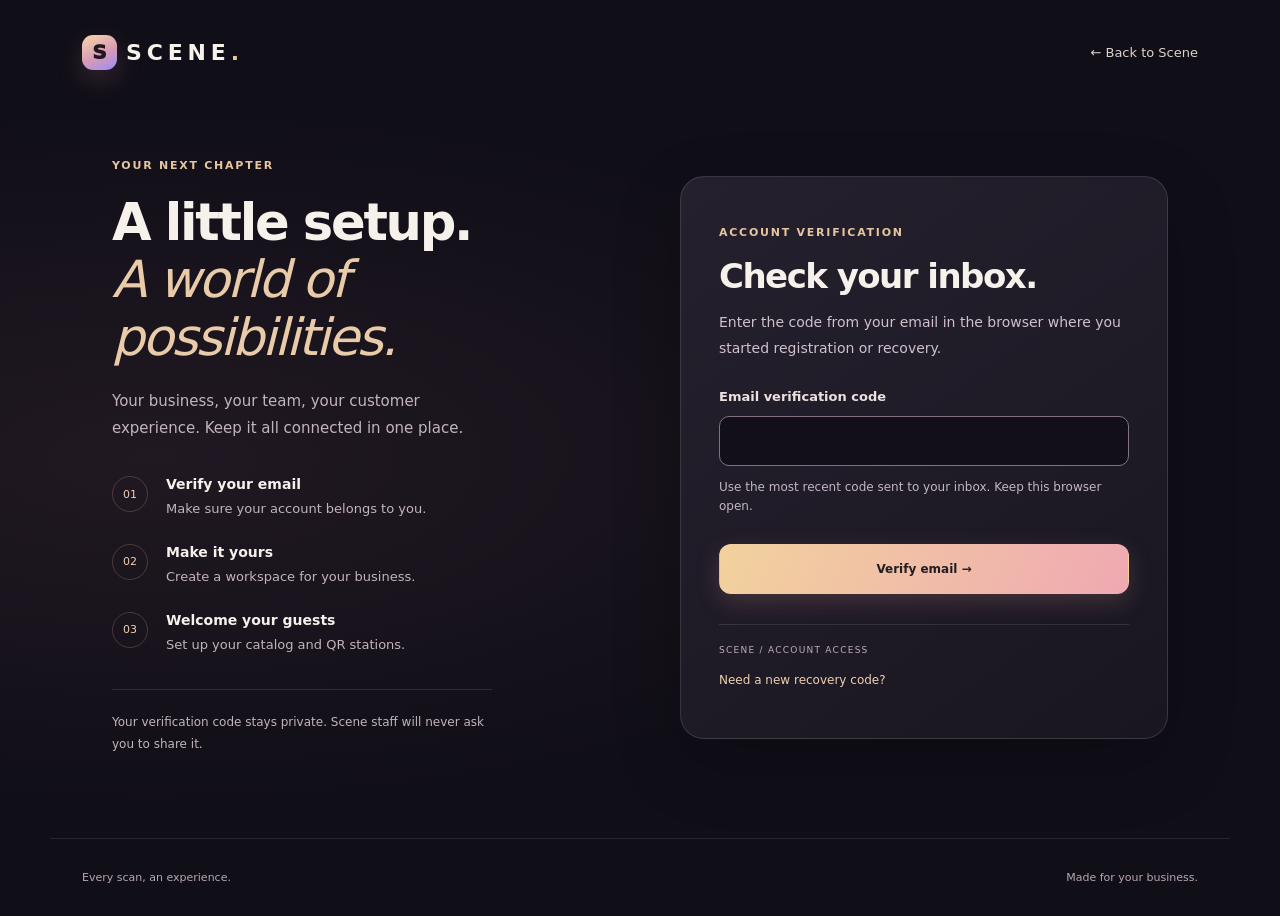
<file: static/auth.html>
<!doctype html>
<html lang="en">
<head>
<meta charset="utf-8"><meta name="viewport" content="width=device-width,initial-scale=1,viewport-fit=cover">
<meta name="theme-color" content="#17121e"><title>Account setup · SCENE</title>
<link rel="stylesheet" href="/static/style.css"><script src="/static/auth.js" defer></script>
</head>
<body class="account-page">
<header class="account-header"><a href="/" class="wordmark" aria-label="SCENE home"><span class="brand-mark">S</span>SCENE<span class="dotcap">.</span></a><a class="account-back" href="/">← Back to Scene</a></header>
<main class="account-layout">
  <aside class="account-story" aria-label="Account setup guide">
    <p class="micro">YOUR NEXT CHAPTER</p>
    <h1>A little setup.<br><em>A world of possibilities.</em></h1>
    <p>Your business, your team, your customer experience. Keep it all connected in one place.</p>
    <ol class="account-steps"><li><span>01</span><div><b>Verify your email</b><p>Make sure your account belongs to you.</p></div></li><li><span>02</span><div><b>Make it yours</b><p>Create a workspace for your business.</p></div></li><li><span>03</span><div><b>Welcome your guests</b><p>Set up your catalog and QR stations.</p></div></li></ol>
    <p class="account-privacy">Your verification code stays private. Scene staff will never ask you to share it.</p>
  </aside>
  <section class="account-card" aria-labelledby="accountTitle">
    <p class="micro" id="accountEyebrow">ACCOUNT VERIFICATION</p>
    <h2 id="accountTitle">Check your inbox.</h2>
    <p id="accountDescription" class="account-description">Enter the code from your email in the browser where you started registration.</p>
    <form id="onboard-form" hidden><label for="business-name">Business name</label><input id="business-name" minlength="2" maxlength="80" autocomplete="organization" placeholder="Your business name" required><label for="business-industry">Business type</label><select id="business-industry"><option value="auto">Automotive services</option><option value="restaurant">Restaurant</option><option value="barber">Barber / beauty</option><option value="retail">Retail</option></select><button class="btn btn-primary" type="submit">Create business workspace →</button></form>
    <form id="recover-form" hidden><label for="recover-email">Account email</label><input id="recover-email" type="email" autocomplete="email" maxlength="200" placeholder="you@business.com" required><button class="btn btn-primary" type="submit">Send recovery code →</button></form>
    <form id="verify-form"><div id="code-field"><label for="code">Email verification code</label><input id="code" autocomplete="one-time-code" autocapitalize="off" spellcheck="false" required maxlength="128" aria-describedby="code-help"><p class="account-help" id="code-help">Use the most recent code sent to your inbox. Keep this browser open.</p></div><button class="btn btn-primary" type="submit">Verify email →</button></form>
    <form id="password-form" hidden><label for="password">New password</label><input id="password" type="password" autocomplete="new-password" minlength="12" maxlength="128" required aria-describedby="password-help"><p class="account-help" id="password-help">Use at least 12 characters. Choose a password you haven't used elsewhere.</p><button class="btn btn-primary" type="submit">Save new password →</button></form>
    <p id="status" class="account-status" role="status" aria-live="polite" tabindex="-1" hidden></p>
    <a id="accountContinue" class="btn btn-primary account-continue" href="/" hidden>Open my workspace →</a>
    <div class="account-card-footer"><span>SCENE / ACCOUNT ACCESS</span><a href="/auth/confirm?recover=1">Need a new recovery code?</a></div>
  </section>
</main>
<footer class="account-footer">Every scan, an experience. <span>Made for your business.</span></footer>
</body>
</html>
</file>
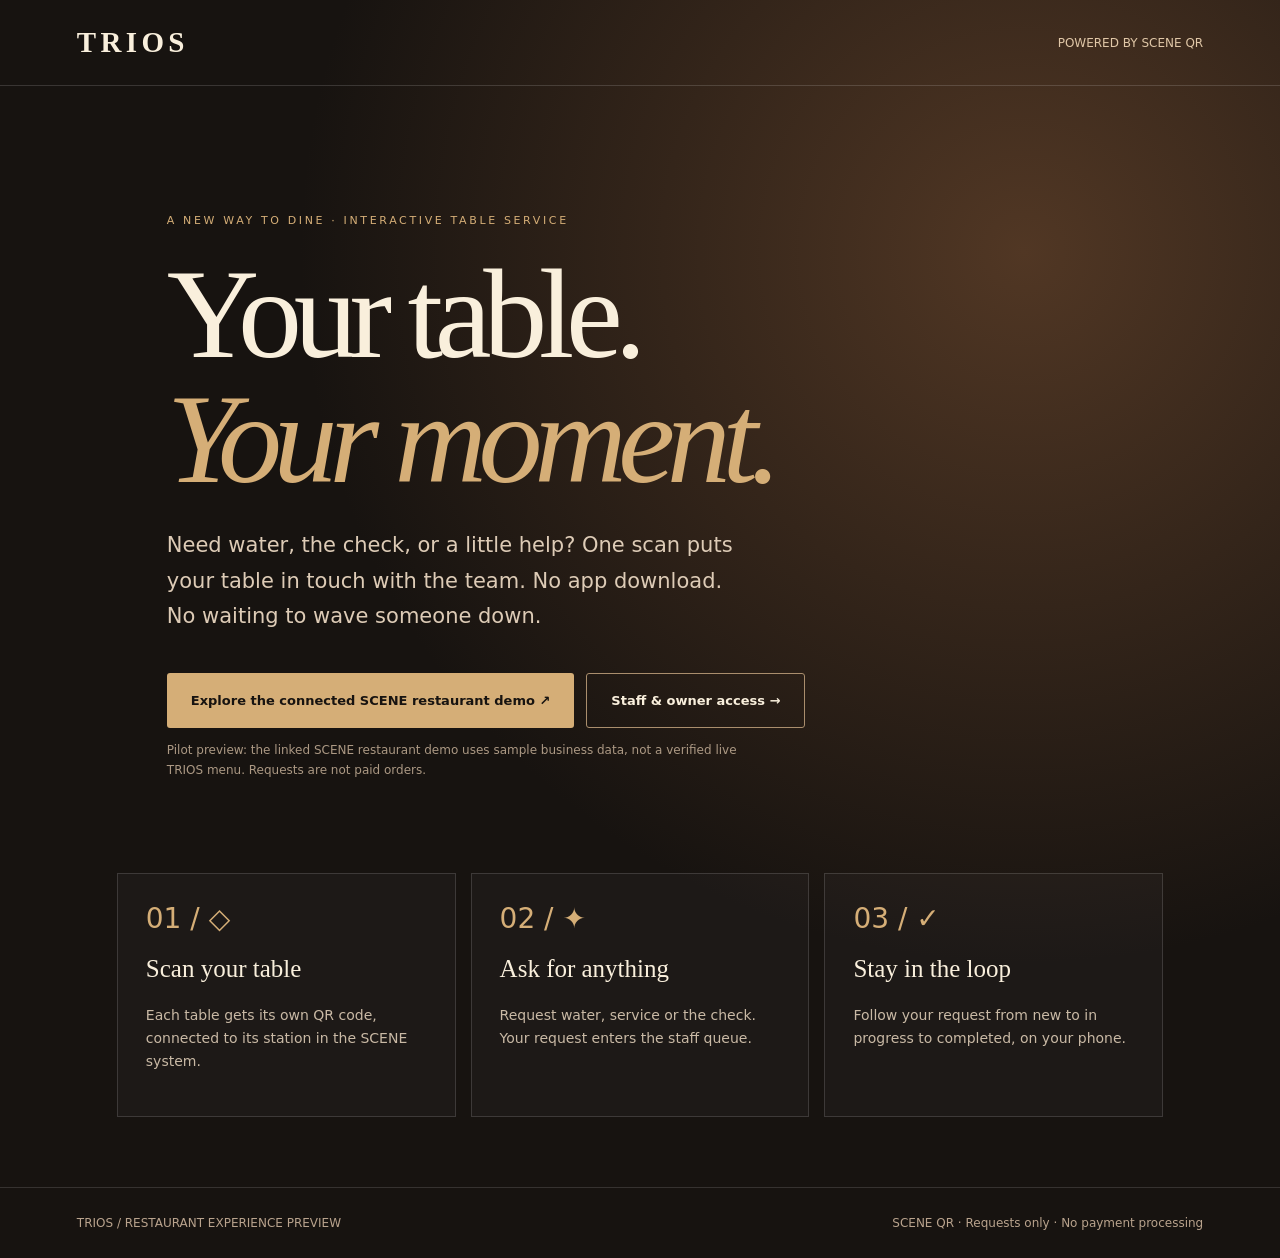
<file: static/trios.html>
<!doctype html>
<html lang="en"><head><meta charset="utf-8"><meta name="viewport" content="width=device-width,initial-scale=1"><meta name="theme-color" content="#171310"><title>TRIOS | At Your Table</title><style>
:root{color-scheme:dark;font-family:Inter,ui-sans-serif,system-ui,sans-serif;background:#171310;color:#f9efdc}*{box-sizing:border-box}body{margin:0;background:radial-gradient(ellipse at 80% 20%,#513724 0,transparent 50%),#171310;min-height:100vh}a{color:inherit}header{display:flex;justify-content:space-between;align-items:center;padding:26px max(6vw,20px);border-bottom:1px solid #ffffff25}.brand{font-family:Georgia,serif;font-size:29px;letter-spacing:.15em;font-weight:700;text-decoration:none}.eyebrow{color:#d5ae77;font-size:11px;letter-spacing:.24em;text-transform:uppercase}.tag{font-size:12px;color:#e0c7a7}.hero{padding:clamp(55px,10vw,140px) max(6vw,20px) 80px;max-width:1100px;margin:auto}.hero h1{font:normal clamp(58px,10vw,140px)/.98 Georgia,serif;letter-spacing:-.065em;margin:25px 0}.hero h1 em{color:#d5ae77;font-weight:400}.hero p{font-size:clamp(16px,2vw,21px);line-height:1.7;max-width:580px;color:#ddcbb6}.actions{display:flex;flex-wrap:wrap;gap:12px;margin-top:38px}.btn{display:inline-flex;align-items:center;justify-content:center;min-height:55px;padding:16px 24px;border-radius:3px;text-decoration:none;font-weight:700;font-size:13px}.primary{background:#d5ae77;color:#171310}.secondary{border:1px solid #aa8e6d}.features{display:grid;grid-template-columns:repeat(3,1fr);gap:15px;padding:0 max(6vw,20px) 70px;max-width:1200px;margin:auto}.feature{padding:28px;border:1px solid #ffffff24;background:#ffffff07}.feature span{color:#d5ae77;font-size:28px}.feature h2{font:normal 25px Georgia,serif}.feature p{color:#c9b9a5;line-height:1.65;font-size:14px}footer{padding:28px max(6vw,20px);border-top:1px solid #ffffff22;color:#b9a38d;font-size:12px;display:flex;justify-content:space-between;gap:20px}@media(max-width:680px){.features{grid-template-columns:1fr}.hero{padding-top:85px}footer{flex-direction:column}}@media(prefers-reduced-motion:no-preference){.hero{animation:enter .7s ease both}@keyframes enter{from{opacity:0;transform:translateY(20px)}to{opacity:1;transform:none}}}
</style></head><body><header><a class="brand" href="/static/trios.html">TRIOS</a><span class="tag">POWERED BY SCENE QR</span></header><main><section class="hero"><div class="eyebrow">A NEW WAY TO DINE · INTERACTIVE TABLE SERVICE</div><h1>Your table.<br><em>Your moment.</em></h1><p>Need water, the check, or a little help? One scan puts your table in touch with the team. No app download. No waiting to wave someone down.</p><div class="actions"><a class="btn primary" href="/?trios-demo=1">Explore the connected SCENE restaurant demo ↗</a><a class="btn secondary" href="/#openSignIn">Staff & owner access →</a></div><p style="font-size:12px;color:#ac9984">Pilot preview: the linked SCENE restaurant demo uses sample business data, not a verified live TRIOS menu. Requests are not paid orders.</p></section><section class="features"><article class="feature"><span>01 / ◇</span><h2>Scan your table</h2><p>Each table gets its own QR code, connected to its station in the SCENE system.</p></article><article class="feature"><span>02 / ✦</span><h2>Ask for anything</h2><p>Request water, service or the check. Your request enters the staff queue.</p></article><article class="feature"><span>03 / ✓</span><h2>Stay in the loop</h2><p>Follow your request from new to in progress to completed, on your phone.</p></article></section></main><footer><span>TRIOS / RESTAURANT EXPERIENCE PREVIEW</span><span>SCENE QR · Requests only · No payment processing</span></footer></body></html>
</file>
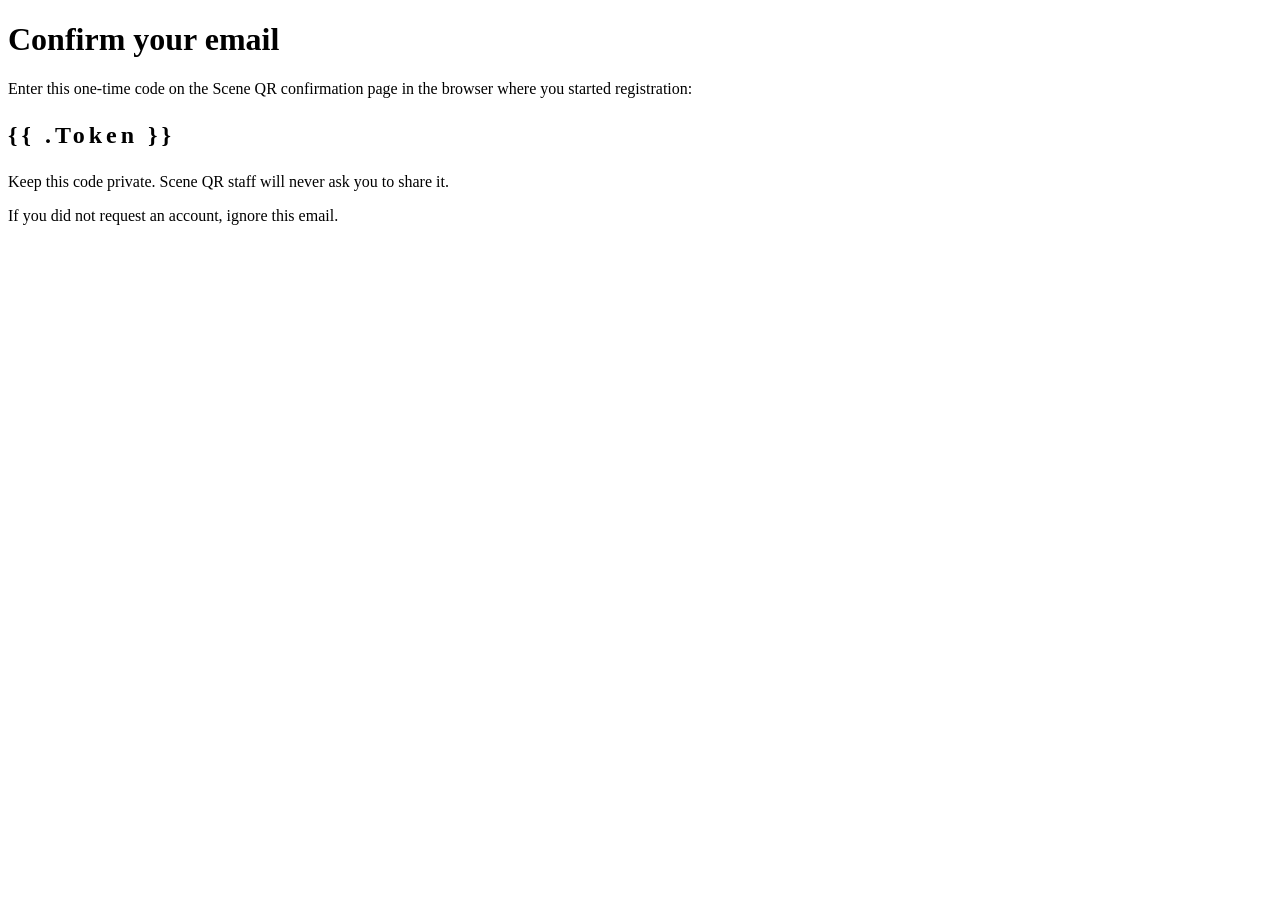
<file: supabase/templates/confirmation.html>
<!doctype html>
<html lang="en">
<head><meta charset="utf-8"><title>Confirm your Scene QR email</title></head>
<body>
  <h1>Confirm your email</h1>
  <p>Enter this one-time code on the Scene QR confirmation page in the browser where you started registration:</p>
  <p style="font-size:24px;letter-spacing:4px"><strong>{{ .Token }}</strong></p>
  <p>Keep this code private. Scene QR staff will never ask you to share it.</p>
  <p>If you did not request an account, ignore this email.</p>
</body>
</html>
</file>
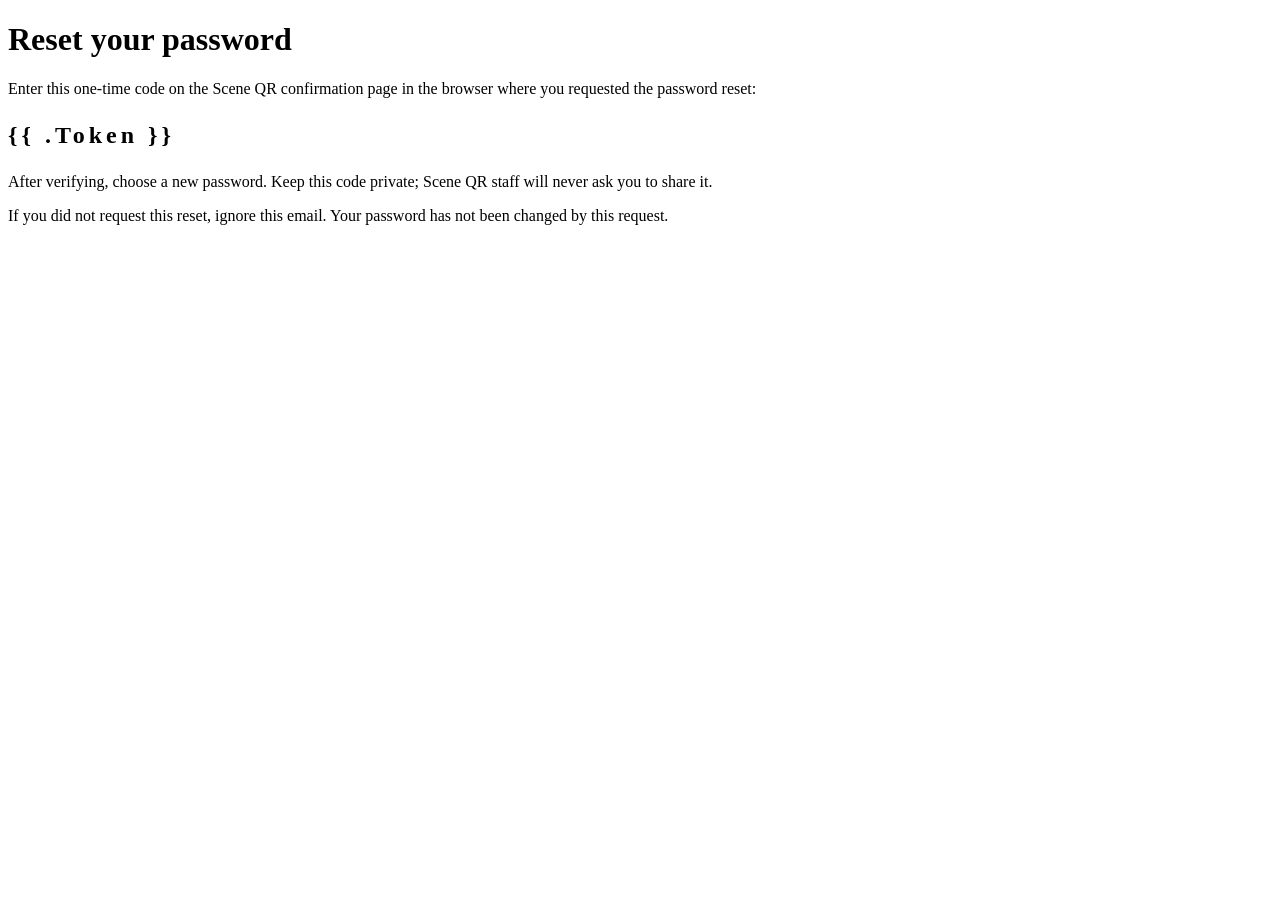
<file: supabase/templates/recovery.html>
<!doctype html>
<html lang="en">
<head><meta charset="utf-8"><title>Reset your Scene QR password</title></head>
<body>
  <h1>Reset your password</h1>
  <p>Enter this one-time code on the Scene QR confirmation page in the browser where you requested the password reset:</p>
  <p style="font-size:24px;letter-spacing:4px"><strong>{{ .Token }}</strong></p>
  <p>After verifying, choose a new password. Keep this code private; Scene QR staff will never ask you to share it.</p>
  <p>If you did not request this reset, ignore this email. Your password has not been changed by this request.</p>
</body>
</html>
</file>
<file: static/style.css>
:root{color-scheme:dark;--bg:#0a0a13;--panel:#141421;--panel2:#1b1a2a;--text:#f4f0ef;--muted:#9e9baa;--line:#ffffff18;--gold:#ebc893;--peach:#f1a8aa;--purple:#ac9af9;--teal:#75d7bc;--accent:#e6b982;--max:1420px}*{box-sizing:border-box}html{scroll-behavior:smooth}body{margin:0;background:var(--bg);color:var(--text);font-family:Inter,ui-sans-serif,system-ui,-apple-system,Segoe UI,Arial,sans-serif;font-size:14px;-webkit-font-smoothing:antialiased}button,input,select,textarea{font:inherit}button{cursor:pointer}button:disabled{opacity:.5;cursor:not-allowed}button:focus-visible,a:focus-visible,input:focus-visible,select:focus-visible,textarea:focus-visible{outline:2px solid #eecf98;outline-offset:3px}a{color:inherit;text-decoration:none}.hidden{display:none!important}.ambient{position:fixed;inset:0;pointer-events:none;background:radial-gradient(ellipse 50% 60% at 87% -12%,#8b5eac28,transparent),radial-gradient(ellipse 50% 60% at -18% 100%,#ab697b1a,transparent);z-index:-1}.container{width:min(var(--max),calc(100% - 92px));margin:auto}.wordmark{font-size:22px;letter-spacing:.22em;font-weight:850;display:inline-flex;align-items:center;gap:9px;white-space:nowrap}.brand-mark{width:35px;height:35px;display:grid;place-items:center;background:linear-gradient(155deg,#fad7aa,#d79bb5 55%,#9c8cf9);color:#221620;font-weight:950;font-size:20px;border-radius:11px;letter-spacing:0;box-shadow:0 10px 28px #e3a1ae30}.dotcap{color:var(--gold);margin-left:-9px}.btn{display:inline-flex;align-items:center;justify-content:center;gap:20px;min-height:42px;padding:11px 16px;border-radius:12px;border:1px solid transparent;font-weight:750;transition:transform .22s,background .22s,box-shadow .22s;font-size:12px}.btn:hover{transform:translateY(-2px)}.btn-primary{background:linear-gradient(115deg,#f2d29d,#efa9b2);color:#231c21;box-shadow:0 8px 25px #ed9f9530}.btn-glass,.btn-ghost{border-color:#ffffff29;background:#ffffff0a;color:#eee8f0}.btn-glass:hover,.btn-ghost:hover{background:#ffffff16}.btn-big{padding:16px 22px;min-height:54px;font-size:13px}.btn-block{width:100%}.landing{min-height:100vh;position:relative;display:flex;flex-direction:column}.landing-nav{height:98px;display:flex;align-items:center;justify-content:space-between;border-bottom:1px solid var(--line);gap:12px}.nav-middle{margin:auto}.nav-status,.micro,.eyebrow{font-size:10px;letter-spacing:.19em;font-weight:850;color:#d1bdaf}.nav-status{display:flex;align-items:center;gap:9px;color:#c1b6ba}.signal{display:inline-block;width:7px;height:7px;background:var(--teal);border-radius:50%;box-shadow:0 0 13px var(--teal)}.nav-cta{display:flex;gap:9px}.land-hero{display:grid;grid-template-columns:1.06fr 1fr;min-height:610px;align-items:center;gap:45px;padding-top:50px;padding-bottom:30px}.land-copy{position:relative;z-index:1}.thin-line{height:1px;width:27px;background:var(--gold);display:inline-block;vertical-align:middle;margin-right:9px}.land-copy h1{font-size:clamp(58px,6.55vw,111px);letter-spacing:-.088em;line-height:.99;margin:28px 0 20px;font-weight:760}.land-copy h1 em,.guest-narrative h2 em{font-style:normal;background:linear-gradient(120deg,#f9d9a2,#e9a6ba 52%,#b59df6);background-clip:text;-webkit-background-clip:text;color:transparent}.land-copy h1>span{color:#d0c9d2}.hero-desc{max-width:560px;font-size:15px;line-height:1.88;color:#b2aab9;margin:0 0 28px}.hero-cta{display:flex;gap:12px;flex-wrap:wrap}.hero-foot{display:flex;align-items:center;gap:10px;margin-top:47px}.mini-avatar{height:35px;width:35px;display:grid;place-items:center;border:1px solid #d0c2a844;background:#f2ba9230;border-radius:50%;color:#f2cca4}.hero-foot b{display:block;font-size:9px;letter-spacing:.15em}.hero-foot small{display:block;font-size:11px;color:var(--muted);margin-top:5px}.land-art{position:relative;min-height:545px;display:grid;place-items:center}.art-halo{position:absolute;width:85%;height:70%;border-radius:50%;background:radial-gradient(ellipse at center,#c98c9f2c,#b18ada13 50%,transparent 71%);filter:blur(24px)}.scan-frame{position:relative;height:430px;width:min(400px,90%);border:1px solid #ffffff2a;border-radius:39px;background:linear-gradient(145deg,#272234,#0e1020 70%);box-shadow:0 50px 130px #0009,inset 0 1px 0 #ffffff23;display:grid;place-items:center;transform:rotate(-8deg);overflow:hidden}.scan-frame:before{content:"";position:absolute;inset:15px;border:1px solid #ffffff17;border-radius:25px}.scan-corners{position:absolute;inset:65px;border:1px dashed #e6bda366;border-radius:30px}.floating-orb{position:relative;width:214px;aspect-ratio:1;display:grid;place-items:center;border-radius:50%;background:radial-gradient(circle at 30% 23%,#ffd2a6c7,transparent 35%),radial-gradient(circle at 67% 60%,#ad80e1ba,transparent 46%),radial-gradient(circle at 40% 90%,#131b3c,transparent),#48384f;box-shadow:inset -15px -14px 34px #10111e,0 0 100px #dd9cb66b;animation:floatOrb 7s ease-in-out infinite}.floating-orb:after{content:"";position:absolute;width:265px;height:90px;border:1px solid #fff6;border-radius:50%;transform:rotate(-28deg)}.floating-orb span{font-size:105px;font-weight:800;color:#ffffffde;text-shadow:0 8px 35px #ffe8e066}.scan-lines{position:absolute;inset:0;background:repeating-linear-gradient(0deg,#ffffff05 0 1px,transparent 1px 40px);pointer-events:none}.scan-verified{position:absolute;bottom:47px;border:1px solid #ffffff24;border-radius:40px;background:#0c0d18c9;backdrop-filter:blur(12px);padding:11px 17px;font-size:9px;letter-spacing:.17em;font-weight:850;display:flex;align-items:center;gap:9px;transform:rotate(8deg)}.floating-tag{position:absolute;border:1px solid #ffffff38;padding:13px 17px;background:#212130cc;backdrop-filter:blur(10px);font-size:9px;font-weight:800;letter-spacing:.16em;box-shadow:0 15px 40px #0006;border-radius:13px;white-space:nowrap}.tag-a{top:90px;right:-11px;transform:rotate(5deg)}.tag-b{bottom:110px;left:-11px;transform:rotate(-3deg)}.landing-bottom{display:grid;grid-template-columns:repeat(3,1fr);gap:16px;padding:22px 0 40px;border-top:1px solid var(--line)}.feature-mini{display:flex;gap:14px;align-items:center}.feature-icon{display:grid;place-items:center;width:44px;height:44px;border:1px solid var(--line);border-radius:15px;background:#ffffff0b;color:var(--gold);font-size:20px}.feature-mini b,.feature-mini span:not(.feature-icon){display:block}.feature-mini b{font-size:12px}.feature-mini span:not(.feature-icon){font-size:11px;color:var(--muted);margin-top:5px}.landing-footer{display:flex;justify-content:space-between;gap:20px;color:#777382;font-size:9px;letter-spacing:.14em;padding-bottom:26px}@keyframes floatOrb{50%{transform:translateY(-15px) rotate(4deg)}}
/* intro */.intro{position:fixed;z-index:200;inset:0;background:#080910;display:grid;place-items:center;transition:opacity .8s,visibility .8s}.intro.closed{opacity:0;visibility:hidden;pointer-events:none}.intro:before{content:"";position:absolute;inset:0;background:radial-gradient(ellipse 40% 45% at center,#b778a52e,transparent)}.intro-center{text-align:center;position:relative}.intro-icon{font-weight:900;position:relative;color:#fde0bf;font-size:66px;display:grid;place-items:center;margin:auto;width:138px;height:138px;border-radius:50%;background:radial-gradient(circle at 35% 25%,#ab8cbb99,#2d273f 55%,#0c1020);box-shadow:0 0 90px #c8a1b25c;animation:floatOrb 4s infinite}.orbit{position:absolute;border:1px solid #edc1af88;border-radius:50%;width:176px;height:70px;transform:rotate(-25deg);animation:spinOrbit 6s linear infinite}@keyframes spinOrbit{50%{transform:rotate(24deg)}}.intro-word{font-size:38px;letter-spacing:.42em;font-weight:900;margin:34px 0 9px}.intro-word .dotcap{margin-left:-14px}.intro-center p{font-size:10px;color:#ada3b9;letter-spacing:.24em}.intro-skip{position:absolute;right:30px;bottom:30px;background:transparent;color:#c8b9b6;border:1px solid #ffffff31;border-radius:9px;padding:11px 16px}
/* dashboard */.app-shell{display:grid;grid-template-columns:244px minmax(0,1fr);min-height:100vh}.sidebar{position:sticky;top:0;height:100vh;background:#10101b;border-right:1px solid var(--line);padding:28px 17px 19px;display:flex;flex-direction:column;gap:20px}.sidebar-head{padding:0 8px;margin-bottom:24px;display:flex;justify-content:space-between}.sidebar-head .wordmark{font-size:19px}.sidebar-head .brand-mark{height:34px;width:34px}.nav-label{padding:0 14px;color:#777687;letter-spacing:.16em;font-size:9px;font-weight:800}.main-nav{display:grid;gap:6px}.nav-button{display:flex;gap:12px;align-items:center;width:100%;padding:13px 15px;color:#9996a8;border:1px solid transparent;border-radius:12px;background:transparent;font-size:12px;font-weight:680;text-align:left}.nav-button>span{font-size:20px;min-width:20px;text-align:center;font-weight:400}.nav-button.active{background:#ffffff0d;border-color:#ffffff13;color:white}.nav-button:hover{background:#ffffff0a}.nav-bubble{font-style:normal;margin-left:auto;background:#edbea5;color:#281b21;border-radius:20px;padding:2px 6px;font-size:10px}.sidebar-spacer{flex:1}.sidebar-guide{border:1px solid #ffffff20;border-radius:16px;padding:18px;background:linear-gradient(145deg,#25202a,#151724)}.sidebar-guide-icon{font-size:20px;color:var(--gold)}.sidebar-guide b{display:block;font-size:13px;margin-top:11px}.sidebar-guide p{color:#a9a0aa;line-height:1.65;font-size:11px;margin:8px 0}.text-button{border:0;padding:8px 0;background:none;color:var(--gold);font-size:11px;font-weight:800}.logout{width:100%;padding:12px;text-align:left;background:transparent;border:0;color:#a8a1b3;font-size:11px}.workspace{min-width:0}.workspace-header{position:sticky;top:0;z-index:10;display:flex;justify-content:space-between;align-items:center;gap:15px;min-height:80px;padding:10px 34px;border-bottom:1px solid var(--line);background:#0d0e19eb;backdrop-filter:blur(16px)}.workspace-head-left,.header-right{display:flex;align-items:center;gap:13px}.breadcrumb{font-size:10px;font-weight:800;letter-spacing:.12em;color:#818091}.breadcrumb span{padding:0 9px;color:#595663}.breadcrumb strong{color:#ece1e2}.live-pill{font-size:9px;color:#bad4c5;letter-spacing:.13em;display:flex;align-items:center;gap:8px}.business-switcher{max-width:225px;padding:10px 32px 10px 12px;border:1px solid var(--line);color:#dedbe1;background:#1d1b29;border-radius:10px;font-weight:750;font-size:11px}.account-icon{width:35px;height:35px;border:1px solid #d2b99c55;background:#e9b58c24;display:grid;place-items:center;border-radius:50%;color:var(--gold);font-weight:850}.workspace-main{max-width:1470px;padding:30px 34px 65px;margin:0 auto;min-height:calc(100vh - 130px)}.workspace-footer{border-top:1px solid var(--line);padding:17px 35px;display:flex;justify-content:space-between;gap:20px;color:#737181;font-size:9px;letter-spacing:.12em}.screen-label{font-size:10px;color:#cebbac;letter-spacing:.2em;font-weight:850}.heading-row{display:flex;align-items:center;justify-content:space-between;gap:16px;margin:8px 0 24px}.heading-row h1{font-size:clamp(29px,3vw,42px);letter-spacing:-.06em;margin:7px 0}.heading-row p{color:var(--muted);font-size:12px;margin:0}.hero-panel{display:grid;grid-template-columns:1.2fr .7fr;position:relative;overflow:hidden;border-radius:22px;border:1px solid #ffffff2a;background:radial-gradient(ellipse 40% 80% at 100% 40%,#966b9b4f,transparent),linear-gradient(125deg,#292230,#141522);min-height:280px;padding:31px 33px;box-shadow:0 20px 60px #0003}.hero-panel h2{font-size:clamp(29px,3.3vw,47px);letter-spacing:-.065em;line-height:1.1;margin:10px 0}.hero-panel h2 em{font-style:normal;color:var(--gold)}.hero-panel p{max-width:460px;font-size:12px;color:#b5acb8;line-height:1.85}.hero-panel .btn{margin-top:12px}.hero-illustration{position:relative;display:grid;place-items:center}.floor-map{position:relative;transform:rotate(-28deg) skew(12deg,12deg);width:270px;height:190px;border:8px solid #c3a992;border-top-color:#705b6b;border-right-color:#705b6b;background:repeating-linear-gradient(90deg,#6b4c4c 0px,#6b4c4c 35px,#715354 36px,#715354 38px);box-shadow:22px 24px 0 #2a2230,25px 39px 55px #000b;border-radius:8px}.map-table{position:absolute;width:57px;height:44px;background:#e8c3a0;box-shadow:5px 6px 0 #4d393d;border-radius:8px;transform:rotate(10deg);display:grid;place-items:center;color:#462a3b;font-weight:900;font-size:13px}.map-table.t1{top:26px;left:33px}.map-table.t2{top:24px;right:24px}.map-table.t3{bottom:26px;left:102px}.map-table:before{content:"";position:absolute;width:7px;height:7px;background:#ed81ad;border-radius:50%;left:-13px;top:7px;box-shadow:0 27px #eac98f,74px 17px #a4cae1}.stats-grid{display:grid;grid-template-columns:repeat(4,minmax(0,1fr));gap:13px;margin:17px 0}.stat-card,.panel{background:linear-gradient(155deg,#ffffff0c,#ffffff04);border:1px solid var(--line);border-radius:18px}.stat-card{padding:18px;min-width:0}.stat-card span{display:block;font-size:11px;color:var(--muted)}.stat-card b{display:block;font-size:31px;letter-spacing:-.055em;margin-top:8px}.stat-card small{font-size:10px;color:#8a8a98}.two-cols{display:grid;grid-template-columns:1.15fr .85fr;gap:16px}.panel{padding:22px;min-width:0}.panel-title{display:flex;align-items:center;justify-content:space-between;gap:12px;margin-bottom:18px}.panel-title h3{font-size:15px;margin:0}.panel-title .hint{font-size:10px;color:var(--muted)}.activity-row{display:flex;align-items:center;gap:12px;padding:13px 0;border-top:1px solid var(--line)}.activity-row:first-child{border-top:0}.activity-icon{width:39px;height:39px;border-radius:11px;background:#ead0a11b;color:var(--gold);display:grid;place-items:center;font-size:18px;flex-shrink:0}.activity-info{min-width:0;flex:1}.activity-info b{display:block;font-size:12px}.activity-info span{display:block;color:var(--muted);font-size:10px;margin-top:5px;overflow-wrap:anywhere}.status{font-size:9px;font-weight:850;padding:6px 9px;border-radius:9px;white-space:nowrap}.status.open{background:#e5ad821d;color:#f2c58f}.status.in_progress{background:#ac99f721;color:#c2b5ff}.status.completed{background:#6bd4ab1f;color:#86e0b5}.sample-note,.empty-state{color:#a7a1af;background:#ffffff07;border:1px dashed #ffffff24;border-radius:12px;padding:17px;font-size:11px;line-height:1.7}.quick-buttons{display:grid;grid-template-columns:1fr 1fr;gap:10px}.quick-buttons button{height:98px;background:#ffffff07;border:1px solid #ffffff19;border-radius:13px;color:white;text-align:left;padding:17px;font-size:12px;font-weight:750}.quick-buttons button span{display:block;color:#eac59a;font-size:22px;margin-bottom:8px}.section-gap{margin-top:20px}.tag{font-size:10px;border:1px solid #ffffff24;padding:6px 9px;color:#c4bbc9;border-radius:50px}.filter-row,.actions-row{display:flex;align-items:center;gap:9px;flex-wrap:wrap;margin-bottom:18px}.chip{border:1px solid var(--line);background:#ffffff07;color:#bbb7c2;border-radius:9px;padding:9px 13px;font-size:11px}.chip.active{background:#eed6bc;color:#29212b;border-color:transparent;font-weight:750}.request-list{display:grid;gap:9px}.request-card{display:flex;gap:14px;align-items:center;background:#ffffff06;border:1px solid var(--line);border-radius:13px;padding:16px;min-width:0}.request-card .request-body{flex:1;min-width:0}.request-card b{font-size:13px}.request-card p{font-size:11px;color:#bbb1bd;line-height:1.6;margin:5px 0;overflow-wrap:anywhere}.request-card small{font-size:10px;color:#8d8a98}.request-card select{border:1px solid #ffffff29;border-radius:9px;padding:10px;color:white;background:#292332;max-width:154px;font-size:11px}.fields-grid{display:grid;grid-template-columns:1fr 1fr;gap:12px}.form-field{display:grid;gap:8px;min-width:0}.form-field label{font-size:10px;color:#d0c5d0;font-weight:850;letter-spacing:.12em}.field{background:#0e0f19;border:1px solid #ffffff25;color:#f6f1f7;border-radius:11px;min-width:0;width:100%;padding:12px 13px;font-size:12px}.field:focus{border-color:#e7b99f}.form-field.wide{grid-column:1/-1}.form-helper{font-size:10px;color:#a3a0ac;line-height:1.7}.divider{border:0;border-top:1px solid var(--line);margin:22px 0}.catalog-row,.station-row{display:flex;align-items:center;gap:12px;padding:13px 0;border-top:1px solid var(--line)}.catalog-row:first-child,.station-row:first-child{border:0}.catalog-emoji{background:#eabcaa18;border-radius:11px;width:44px;height:44px;display:grid;place-items:center;font-size:19px}.row-main{flex:1;min-width:0}.row-main b{font-size:12px;display:block}.row-main small{display:block;color:var(--muted);font-size:10px;line-height:1.7;overflow-wrap:anywhere}.price{color:#efd3ab;font-weight:800;font-size:12px}.smallbtn{padding:9px 12px;font-size:10px;background:#ffffff0a;color:#eee8f1;border:1px solid var(--line);border-radius:9px}.smallbtn:hover{background:#ffffff1a}.qr-grid{display:grid;grid-template-columns:repeat(3,minmax(0,1fr));gap:14px}.qr-card{text-align:center;border:1px solid var(--line);border-radius:17px;background:#ffffff08;padding:20px}.qr-card .qr-image{width:150px;height:150px;max-width:100%;object-fit:contain;border:6px solid white;border-radius:12px;background:white}.qr-card h4{margin:15px 0 6px;font-size:14px}.qr-card p{font-size:10px;color:var(--muted);overflow-wrap:anywhere}.qr-actions{display:flex;justify-content:center;gap:6px;flex-wrap:wrap;margin-top:10px}.analytics-grid{display:grid;grid-template-columns:repeat(3,1fr);gap:13px}.metric-big{font-size:39px;font-weight:800;letter-spacing:-.06em}.progressbar{height:9px;background:#ffffff13;border-radius:20px;overflow:hidden;margin:12px 0}.progressbar>span{display:block;height:100%;background:linear-gradient(90deg,#dca48c,#c1a3ff);border-radius:20px}.industry-pill{background:#ffffff13;border:1px solid var(--line);font-size:9px;font-weight:800;letter-spacing:.12em;padding:9px 13px;border-radius:20px}.logout:hover,.text-button:hover{text-decoration:underline}.icon-btn{display:none;background:transparent;border:1px solid var(--line);color:white;padding:8px;border-radius:8px}.danger-btn{border-color:#db808050;color:#ffbdc2}.warn-note{padding:11px 13px;border-radius:10px;background:#e4bf7d11;color:#d8c2a3;border:1px solid #ebcb9240;font-size:11px;line-height:1.65}
/* mobile customer experience */.guest-shell{min-height:100vh;background:radial-gradient(ellipse 60% 42% at 82% 27%,#a37eac2a,transparent),#0b0b13}.guest-topbar{height:84px;border-bottom:1px solid var(--line);display:flex;align-items:center;justify-content:space-between;padding:0 max(27px,6vw);gap:16px}.guest-topbar>span{color:#918d9b;letter-spacing:.13em;font-size:10px}.guest-topbar>span b{color:#eddbdb}.guest-shell-inner{max-width:1150px;margin:0 auto;display:grid;grid-template-columns:1fr 420px;align-items:center;gap:80px;min-height:calc(100vh - 84px);padding:42px 25px}.guest-narrative h2{font-size:clamp(45px,5vw,74px);letter-spacing:-.075em;line-height:1.06;margin:20px 0}.guest-narrative p{line-height:1.8;max-width:475px;color:#aea7b6}.guest-step{border-top:1px solid #ffffff20;padding:16px 0;font-size:12px;color:#d8d1d9}.guest-step span{display:inline-block;width:45px;color:var(--gold);font-size:10px;font-weight:800}.guest-staff-btn{margin:21px 0}.guest-disclaimer{font-size:10px;max-width:450px;color:#8a8697;line-height:1.75}.phone-frame{width:100%;max-width:420px;padding:10px;border:1px solid #ffffff44;border-radius:51px;background:#1a1720;box-shadow:0 48px 140px #000a,0 0 115px #ba85af23}.phone-edge{border-radius:42px;overflow:hidden;background:#f4eee8;color:#2a2023;min-height:690px}.phone-top{height:44px;background:#241b25;color:#fff;display:flex;align-items:center;justify-content:space-between;padding:4px 28px;font-size:11px;font-weight:800}.camera-pill{width:100px;height:24px;border-radius:30px;background:#08090e}.phone-content{height:616px;overflow-y:auto;scrollbar-width:thin}.phone-home{width:105px;height:5px;border-radius:99px;background:#e4d6d0;margin:9px auto 12px}.guest-cover{position:relative;min-height:230px;padding:27px 24px;background:radial-gradient(circle at 75% 24%,color-mix(in srgb,var(--guest-accent,#d9a86e) 53%,transparent),transparent 57%),linear-gradient(135deg,#33232b,#201c26);color:#fff;overflow:hidden}.guest-cover:after{content:"✦";font-size:190px;color:#ffffff18;position:absolute;right:-9px;bottom:-90px;transform:rotate(20deg)}.guest-cover .guest-prehead{font-size:9px;font-weight:850;letter-spacing:.15em;opacity:.8}.guest-cover h2{font-size:37px;max-width:250px;letter-spacing:-.055em;line-height:1.05;margin:14px 0}.guest-cover p{font-size:11px;color:#f7ecf0c9;line-height:1.7;max-width:230px}.guest-spot{background:#ffffff28;width:max-content;border-radius:10px;font-size:10px;font-weight:850;padding:9px 12px;position:relative;z-index:1}.guest-pad{padding:19px 18px 28px}.guest-actions{display:grid;grid-template-columns:repeat(3,1fr);gap:9px;margin:2px 0 23px}.guest-action{padding:13px 6px;border:1px solid #e6dcd4;border-radius:12px;background:white;color:#372c30;min-height:85px;font-size:10px;line-height:1.2;font-weight:800;display:grid;place-items:center;text-align:center}.guest-action span{display:block;font-size:24px;margin-bottom:8px}.guest-h{font-size:19px;letter-spacing:-.045em;color:#2b2326;margin:12px 0 4px}.guest-sub{font-size:10px;color:#837778;margin:0 0 16px}.guest-product{display:flex;align-items:center;gap:11px;border-bottom:1px solid #e6ddd8;padding:13px 0}.guest-product-emoji{width:49px;height:51px;display:grid;place-items:center;background:#eaddd4;border-radius:12px;font-size:24px}.guest-product-info{flex:1;min-width:0}.guest-product-info b{display:block;font-size:12px}.guest-product-info p{font-size:10px;color:#87787b;line-height:1.45;margin:5px 0}.guest-product-info small{color:#8b6762;font-weight:850}.guest-product button{border:0;background:#28212c;color:#fff;border-radius:9px;padding:10px 12px;font-size:14px}.guest-cart{margin-top:16px;padding:14px;border:1px solid #e2d7d2;border-radius:13px;background:#fff}.guest-cart h4{font-size:12px;margin:0 0 10px}.guest-cart p{font-size:11px;color:#71676a;margin:7px 0}.guest-cart-actions{display:flex;gap:8px;align-items:center;justify-content:space-between}.guest-cart-actions button{padding:10px 12px;background:#29202b;color:#fff;border-radius:10px;border:0;font-size:10px;font-weight:800}.guest-cart-actions button.alt{background:#e9e2de;color:#483b42}.guest-feedback{margin-top:12px;border-radius:10px;background:#eaf5ed;padding:12px;color:#3e7659;font-size:11px;line-height:1.6}.loading-phone{padding:40px 15px;text-align:center;color:#796873}.toast-stack{position:fixed;right:19px;bottom:19px;z-index:500;display:grid;gap:10px;pointer-events:none}.toast{background:#262130;color:white;padding:14px 20px;box-shadow:0 15px 45px #0008;border:1px solid #ffffff38;border-radius:11px;font-size:12px;max-width:350px;animation:toastUp .3s ease}@keyframes toastUp{from{opacity:0;transform:translateY(8px)}}
/* auth */.modal-backdrop{position:fixed;z-index:120;inset:0;background:#07070bdc;backdrop-filter:blur(12px);display:grid;place-items:center;padding:18px;overflow:auto}.auth-card{position:relative;width:min(100%,445px);max-height:calc(100vh - 28px);overflow-y:auto;border:1px solid #ffffff30;background:linear-gradient(155deg,#22202e,#11121e);border-radius:26px;padding:31px;box-shadow:0 30px 125px #0009}.modal-x{position:absolute;top:22px;right:21px;border:0;background:transparent;color:#c5bdc7}.auth-logo{display:flex;align-items:center;gap:12px;font-weight:900;letter-spacing:.18em;font-size:19px}.auth-logo .dotcap{margin-left:-4px}.auth-card .eyebrow{margin-top:27px}.auth-card h2{font-size:33px;letter-spacing:-.06em;margin:10px 0}.auth-description{color:#b8adbd;line-height:1.7;font-size:12px;margin:0 0 23px}.auth-card form{display:grid;gap:12px}.auth-card form label{display:grid;gap:8px;font-size:10px;letter-spacing:.11em;font-weight:800;color:#bcb4c3}.auth-card form input,.auth-card form select{background:#10111d;border:1px solid #ffffff26;border-radius:10px;padding:13px 14px;color:#f4f1f2;outline:none;font-size:12px;letter-spacing:0;font-weight:500}.auth-card form input:focus{border-color:#f0d1b3}.auth-card form select{width:100%}#signupExtras{display:grid;gap:12px}.auth-error{background:#b54d5438;border:1px solid #f1969e;color:#ffadb2;padding:10px;border-radius:10px;font-size:11px;line-height:1.6}.switch-auth{border:0;background:transparent;width:100%;padding:19px 0 5px;font-size:11px;color:var(--gold);font-weight:750}.demo-auth{margin-top:13px;border-top:1px solid var(--line);padding-top:18px}.demo-auth>span{display:block;text-align:center;color:#aaa0ad;font-size:9px;letter-spacing:.14em;font-weight:800;margin-bottom:12px}.demo-auth small{display:block;text-align:center;color:#908996;font-size:10px;line-height:1.6;margin-top:10px}
@media(max-width:1150px){.nav-middle{display:none}.land-copy h1{font-size:clamp(53px,6vw,78px)}.app-shell{grid-template-columns:210px 1fr}.sidebar{padding-inline:12px}.qr-grid{grid-template-columns:repeat(2,1fr)}.guest-shell-inner{gap:30px}}@media(max-width:850px){.container{width:min(100% - 36px,var(--max))}.landing-nav{height:80px}.nav-cta .btn-ghost{display:none}.nav-cta .btn-primary{padding:10px;font-size:10px}.land-hero{grid-template-columns:1fr;min-height:unset;padding-top:60px;gap:10px}.land-copy h1{font-size:clamp(60px,9vw,94px)}.land-art{min-height:430px}.scan-frame{height:340px;width:305px}.floating-orb{width:170px}.floating-orb span{font-size:75px}.floating-orb:after{width:210px}.tag-a{right:0}.tag-b{left:0}.landing-bottom{grid-template-columns:1fr}.landing-footer{flex-wrap:wrap;gap:8px}.app-shell{grid-template-columns:1fr}.sidebar{position:fixed;z-index:40;top:0;left:0;height:100dvh;width:265px;transform:translateX(-105%);transition:transform .25s}.sidebar.visible{transform:translateX(0)}.sidebar-curtain{position:fixed;inset:0;background:#000a;z-index:35}.icon-btn{display:grid;place-items:center}.workspace-header{padding:10px 18px;min-height:70px}.workspace-main{padding:25px 18px 45px}.workspace-footer{padding:16px 18px}.guest-shell-inner{grid-template-columns:1fr;justify-items:center;gap:28px}.guest-narrative{max-width:650px}.guest-shell-inner .phone-frame{max-width:390px}}@media(max-width:600px){.wordmark{font-size:17px}.wordmark .brand-mark{width:32px;height:32px}.landing-nav{height:72px}.land-hero{padding-top:43px}.land-copy h1{font-size:clamp(50px,11.5vw,75px)}.hero-desc{font-size:13px}.hero-cta .btn{width:100%}.land-art{min-height:360px}.scan-frame{width:255px;height:292px;border-radius:24px}.scan-corners{inset:40px}.floating-orb{width:138px}.floating-orb span{font-size:62px}.floating-orb:after{width:184px}.scan-verified{bottom:35px;font-size:8px}.floating-tag{font-size:7px;padding:10px}.tag-a{right:-8px;top:55px}.tag-b{left:-8px;bottom:50px}.landing-bottom{padding:24px 0}.workspace-head-left .breadcrumb{display:none}.live-pill{display:none}.header-right{gap:8px}.business-switcher{max-width:170px;font-size:10px}.account-icon{display:none}.heading-row{align-items:start;flex-direction:column}.heading-row h1{font-size:32px}.hero-panel{grid-template-columns:1fr;padding:25px;gap:20px}.hero-panel h2{font-size:34px}.hero-illustration{min-height:180px}.floor-map{transform:rotate(-28deg) skew(12deg,12deg) scale(.77)}.stats-grid{grid-template-columns:1fr 1fr}.stat-card{padding:14px}.stat-card b{font-size:26px}.two-cols,.fields-grid{grid-template-columns:1fr}.qr-grid,.analytics-grid{grid-template-columns:1fr}.request-card{flex-wrap:wrap}.request-card select{margin-left:auto}.guest-topbar{padding:0 14px;height:68px}.guest-topbar>span{display:none}.guest-shell-inner{padding:18px 10px 35px}.guest-narrative{padding:0 12px}.guest-narrative h2{font-size:43px}.guest-narrative p,.guest-step{display:none}.guest-staff-btn{margin:11px 0}.phone-frame{max-width:385px}.auth-card{padding:25px 20px}.workspace-footer{font-size:8px}}
@media(prefers-reduced-motion:reduce){*{animation:none!important;transition:none!important;scroll-behavior:auto!important}}
@media(prefers-reduced-motion:reduce){*,*:before,*:after{animation:none!important;transition:none!important;scroll-behavior:auto!important}}
@keyframes floatScene{0%,100%{transform:rotateX(23deg) rotateZ(-13deg) translateY(0)}50%{transform:rotateX(23deg) rotateZ(-13deg) translateY(-16px)}}@keyframes floatUi{0%,100%{translate:0 0}50%{translate:0 -12px}}@keyframes pulse{50%{box-shadow:0 0 0 11px #a6cd9300}}@keyframes fade{from{opacity:0}to{opacity:1}}@keyframes rise{from{opacity:0;transform:translateY(10px)}to{opacity:1;transform:translateY(0)}}

/* Actual QR visits should be full-screen, not squeezed inside desktop demo chrome. */
body.standalone-guest .guest-narrative, body.standalone-guest #staffFromGuest {display:none!important}
body.standalone-guest .guest-shell-inner{display:block!important;max-width:560px!important;margin:0 auto!important;padding:0!important}
body.standalone-guest .phone-frame,body.standalone-guest .phone-edge{width:100%!important;max-width:none!important;min-height:calc(100dvh - 72px)!important;height:auto!important;border:0!important;border-radius:0!important;box-shadow:none!important;margin:0!important;background:#f9f7f0!important}
body.standalone-guest .phone-top,body.standalone-guest .phone-home{display:none!important}
body.standalone-guest .phone-content{height:auto!important;overflow:visible!important;max-height:none!important}
body.standalone-guest .guest-topbar{padding:14px 18px!important}
body.standalone-guest .guest-topbar #exitGuest{display:none!important}
@media(max-width:640px){body.standalone-guest .guest-shell-inner{width:100%!important}}

/* Keep operational controls reachable on narrow phones and with long labels. */
.request-card b,.business-switcher,.heading-row{overflow-wrap:anywhere}
.request-card select{min-height:44px}
@media(max-width:600px){
  .workspace-header,.workspace-head-left,.header-right{min-width:0;flex-wrap:wrap}
  .business-switcher{max-width:100%;min-height:44px}
  .heading-row{align-items:flex-start;flex-wrap:wrap}
  .request-card .request-body{flex-basis:calc(100% - 55px)}
  .request-card select{width:100%;max-width:none;min-height:44px}
  .form-field input,.form-field select,.form-field textarea{font-size:16px}
  .workspace-footer{flex-wrap:wrap}
}

/* Team access controls remain usable with long emails on small screens. */
.team-row{display:flex;align-items:center;gap:12px;flex-wrap:wrap;padding:18px 0;border-bottom:1px solid var(--border,#ffffff18)}
.team-row>div{flex:1 1 180px;min-width:0;overflow-wrap:anywhere}
.team-row small{display:block;margin-top:5px;color:var(--muted,#b9aeb8)}
.team-row select{width:auto;min-height:44px}
.team-row button{min-height:44px}
.table-scroll{overflow-x:auto;max-width:100%}
.analytics-table{width:100%;border-collapse:collapse;font-size:13px;margin-top:14px}
.analytics-table th,.analytics-table td{text-align:left;padding:12px 8px;border-bottom:1px solid #ffffff18;overflow-wrap:anywhere}
.analytics-table th{font-weight:600}
.analytics-table td{text-align:right;font-variant-numeric:tabular-nums}
.guest-message{margin-top:24px;padding:18px;background:#fff;border:1px solid #dfd6ce;border-radius:16px;color:#342830}
.guest-message>p{font-size:12px;line-height:1.6;color:#665660}
.guest-message label{display:block;font-size:13px;margin:12px 0 6px;font-weight:600}
.guest-message input:not([type=checkbox]),.guest-message textarea{display:block;width:100%;max-width:100%;background:#fff;color:#342830;border:1px solid #a79a9f;border-radius:8px;padding:11px;min-height:44px;font-size:16px}
.guest-message textarea{resize:vertical}
.guest-message .guest-consent{display:flex;gap:10px;align-items:flex-start;line-height:1.5;min-height:44px}
.guest-consent input{flex:none;width:20px;height:20px;accent-color:#55374c}
.guest-message button{min-height:44px;width:100%}

/* Full-history operations and guest catalog controls. */
.request-tools{display:flex;flex-wrap:wrap;gap:12px;align-items:end;margin-bottom:22px}
.request-tools .form-field{flex:1 1 165px;min-width:0}
.request-tools .field{width:100%;min-height:44px;font-size:16px}
.request-pages{display:flex;align-items:center;justify-content:space-between;flex-wrap:wrap;gap:12px;margin-top:22px}
.request-pages>span{font-size:12px;color:var(--muted)}
.guest-catalog-tools{margin:18px 0;color:#342830}
.guest-catalog-tools label{display:block;font-size:13px;font-weight:600;margin:12px 0 6px}
.guest-catalog-tools input,.guest-catalog-tools select{width:100%;min-height:44px;font-size:16px;padding:10px;background:#fff;color:#342830;border:1px solid #a79a9f;border-radius:10px}
.guest-catalog-tools p{font-size:12px;color:#665660;min-height:18px}
.cart-line{padding:10px 0;border-bottom:1px solid #00000018;display:flex;flex-wrap:wrap;align-items:center;justify-content:space-between;gap:10px}
.cart-line p{flex:1 1 130px;overflow-wrap:anywhere}
.quantity-controls{display:flex;align-items:center;gap:10px}
.quantity-controls button{width:44px;min-height:44px;border:1px solid #ad9ba4;background:#fff;color:#342830;border-radius:10px;font-size:20px}
.quantity-controls span{min-width:20px;text-align:center;font-variant-numeric:tabular-nums}
@media(max-width:600px){.request-tools .form-field{flex-basis:100%}.request-tools .btn{flex:1}.request-pages .btn{min-height:44px}.request-pages>span{order:3;width:100%;text-align:center}}

/* Editing and paused QR locations remain clear on narrow screens. */
.station-settings{display:grid;gap:10px;text-align:left;margin:16px 0}
.station-settings>label{font-size:13px;font-weight:600}
.station-settings .field{width:100%;min-width:0;min-height:44px;font-size:16px}
.station-active{display:flex;align-items:center;gap:10px;min-height:44px;line-height:1.5}
.station-active input{width:20px;height:20px;flex:none}
.qr-paused{display:grid;place-items:center;min-height:150px;border:1px dashed #9d8795;border-radius:14px;color:var(--muted);font-size:14px;margin-bottom:14px}
.catalog-form-actions{display:flex;flex-wrap:wrap;gap:12px}
.analytics-count{display:flex;justify-content:space-between;gap:16px;margin:14px 0;font-size:14px}
.analytics-count strong{font-variant-numeric:tabular-nums}
.cart-note-label{display:block;font-size:13px;margin:16px 0 6px;color:#342830}
#cartNote{width:100%;max-width:100%;min-height:60px;resize:vertical;font-size:16px;background:#fff;color:#342830;border:1px solid #a79a9f;border-radius:10px;padding:10px}
.cart-note-help{font-size:12px;line-height:1.5}
@media(max-width:768px){.catalog-row{flex-wrap:wrap;gap:10px}.catalog-row .row-main{flex:1 1 145px;min-width:0}.catalog-row button{min-height:44px}.qr-actions .smallbtn,.station-settings button{min-height:44px}.catalog-form-actions .btn{flex:1}}

/* Account setup: shared branding, readable forms and a clear next step. */
[hidden]{display:none!important}
.account-page{min-height:100dvh;background:radial-gradient(ellipse at 12% 50%,#63424d33,transparent 55%),#100e17;color:#f7f1ec}
.account-header,.account-footer{max-width:1180px;margin:0 auto;padding:30px 32px;display:flex;align-items:center;justify-content:space-between;gap:20px}
.account-back{font-size:13px;color:#dfd1cb;text-decoration:none;min-height:44px;display:inline-flex;align-items:center}
.account-layout{max-width:1120px;margin:44px auto 70px;padding:0 32px;display:grid;grid-template-columns:1fr 1fr;gap:80px;align-items:center}
.account-story .micro,.account-card .micro{color:#e6c5a1;font-size:11px;letter-spacing:.16em}
.account-story h1{font-size:clamp(36px,4vw,52px);line-height:1.12;letter-spacing:-.045em;margin:22px 0}
.account-story h1 em{font-weight:400;color:#eacba9}
.account-story>p:not(.micro){color:#c3b4bd;font-size:15px;line-height:1.8;max-width:390px}
.account-steps{list-style:none;padding:0;margin:34px 0;display:grid;gap:24px}
.account-steps li{display:flex;gap:18px;align-items:start}
.account-steps li>span{border:1px solid #b98f734d;border-radius:50%;width:36px;height:36px;display:grid;place-items:center;flex-shrink:0;font-size:11px;color:#efcfb0}
.account-steps b{font-size:14px;font-weight:600}.account-steps p{font-size:13px;color:#c3b4bd;margin:7px 0 0;line-height:1.6}
.account-story>p.account-privacy{border-top:1px solid #ffffff1c;padding-top:22px;font-size:12px;max-width:380px}
.account-card{background:linear-gradient(145deg,#25202d,#191621);border:1px solid #ffffff20;border-radius:24px;padding:38px;box-shadow:0 24px 70px #0003;min-width:0}
.account-card h2{font-size:34px;letter-spacing:-.045em;line-height:1.15;margin:18px 0 14px}
.account-description{font-size:14px;line-height:1.8;color:#d0c2cc;margin-bottom:28px}
.account-card form{display:grid;gap:12px}.account-card label{font-size:13px;color:#eee0df;font-weight:600}
.account-card input,.account-card select{width:100%;min-width:0;min-height:50px;padding:12px 14px;border:1px solid #827180;border-radius:10px;background:#120f1a;color:#fbf7f4;font:inherit;font-size:16px}
.account-card #code-field{display:grid;gap:12px}.account-card #code{font-variant-numeric:tabular-nums;letter-spacing:.15em}
.account-card .btn{min-height:50px;margin-top:8px;white-space:normal;text-align:center;justify-content:center}
.account-help{color:#c4b6c4;font-size:12px;line-height:1.6;margin:0 0 8px}
.account-status{padding:14px;border:1px solid #81b6a45c;border-radius:10px;background:#9bc6b513;color:#d3e9df;font-size:13px;line-height:1.7;overflow-wrap:anywhere}
.account-status.is-error{border-color:#ee9b9b88;background:#e97f7f15;color:#ffe1df}
.account-continue{display:flex;text-decoration:none}.account-card-footer{border-top:1px solid #ffffff1c;margin-top:30px;padding-top:20px;display:grid;gap:15px}
.account-card-footer span{font-size:9px;color:#c0acbb;letter-spacing:.14em}.account-card-footer a{font-size:12px;color:#efcfb0;line-height:1.7;min-height:30px}
.account-footer{font-size:11px;color:#b9a7b3;border-top:1px solid #ffffff17;line-height:1.6}
button:disabled{cursor:wait;opacity:.65}
:where(a,button,input,select,textarea):focus-visible{outline:2px solid #f5d2a9;outline-offset:4px}
@media(max-width:850px){.account-layout{gap:32px}.account-card{padding:28px}.account-header{padding:22px 24px}}
@media(max-width:650px){.account-layout{grid-template-columns:1fr;max-width:480px;margin:24px auto 40px;padding:0 20px;gap:24px}.account-story h1{font-size:36px;margin:12px 0}.account-story>p:not(.micro){font-size:13px}.account-steps,.account-story>p.account-privacy{display:none}.account-card{padding:26px 22px;border-radius:18px}.account-card h2{font-size:30px}.account-header{padding:20px}.account-back{font-size:12px}.account-footer{padding:22px 20px;flex-wrap:wrap;gap:5px}.nav-cta .btn-ghost{display:inline-flex;min-height:44px}.nav-cta .btn-primary{min-height:44px}.nav-cta{gap:6px}}

/* Show the product's core handoff: guest need + station context. */
.request-preview{position:relative;width:min(100%,410px);padding:28px;background:linear-gradient(145deg,#282230,#15131e);border:1px solid #ffffff29;border-radius:24px;box-shadow:0 30px 80px #0004;transform:rotate(-3deg)}
.request-preview>.micro{font-size:10px;letter-spacing:.14em;color:#eacba9;margin:0 0 24px}
.request-preview-origin{display:flex;align-items:center;gap:12px;margin-bottom:22px}.preview-pin{display:grid;place-items:center;width:44px;height:44px;border-radius:14px;background:#ebc89320;font-size:26px;color:#ebc893}
.request-preview-origin small{font-size:9px;letter-spacing:.14em;color:#c5b6c6}.request-preview-origin h2{font-size:24px;margin:5px 0 0;letter-spacing:-.03em}.request-preview-origin .tag{margin-left:auto}
.preview-message{padding:20px;background:#eee3d5;color:#342831;border-radius:16px 16px 16px 4px}.preview-message>span{font-size:9px;letter-spacing:.12em;font-weight:750}.preview-message p{font-size:19px;line-height:1.5;margin:10px 0}.preview-message small{font-size:11px;color:#655460}
.preview-connection{text-align:center;font-size:23px;color:#d8b38f;padding:8px}
.preview-queue{padding:20px;background:#ffffff08;border:1px solid #ffffff20;border-radius:14px}.preview-queue>div{display:flex;align-items:center;gap:8px;font-size:12px}.preview-queue>p{display:flex;align-items:center;justify-content:space-between;gap:12px;font-size:14px}.preview-location{font-size:12px;color:#e9c6a2}.preview-progress{display:flex;justify-content:space-between;gap:8px;padding-top:22px;color:#cdbcc9;font-size:10px}.preview-progress span:first-child{color:#f3d6b2}.preview-caption{text-align:center;font-size:12px;color:#cdbcc9;margin:20px 0 0}
.request-location{display:grid;gap:5px;margin:12px 0;padding:10px 12px;border-left:2px solid #e5bd94;background:#e5bd940c;border-radius:0 8px 8px 0}.request-location>span{font-size:9px;letter-spacing:.12em;color:#c6b3c3}.request-location strong{font-size:15px;color:#f4d9bc;overflow-wrap:anywhere}
@media(max-width:850px){.nav-cta .btn-ghost{display:inline-flex;min-height:44px}.land-art{min-height:unset;padding:38px 12px}.request-preview{transform:none}.land-copy h1{font-size:clamp(46px,8vw,80px)}}
@media(max-width:600px){.land-art{padding:28px 0}.request-preview{padding:22px;border-radius:18px}.land-copy h1{font-size:clamp(42px,10.5vw,63px)}.preview-message p{font-size:18px}.request-card .request-body{min-width:0}}
/* Form actions stay still as pointer/focus moves between account steps. */
.account-page .btn:hover{transform:none;filter:brightness(1.06)}
@media(prefers-reduced-motion:reduce){.btn:hover{transform:none}}
</file>
